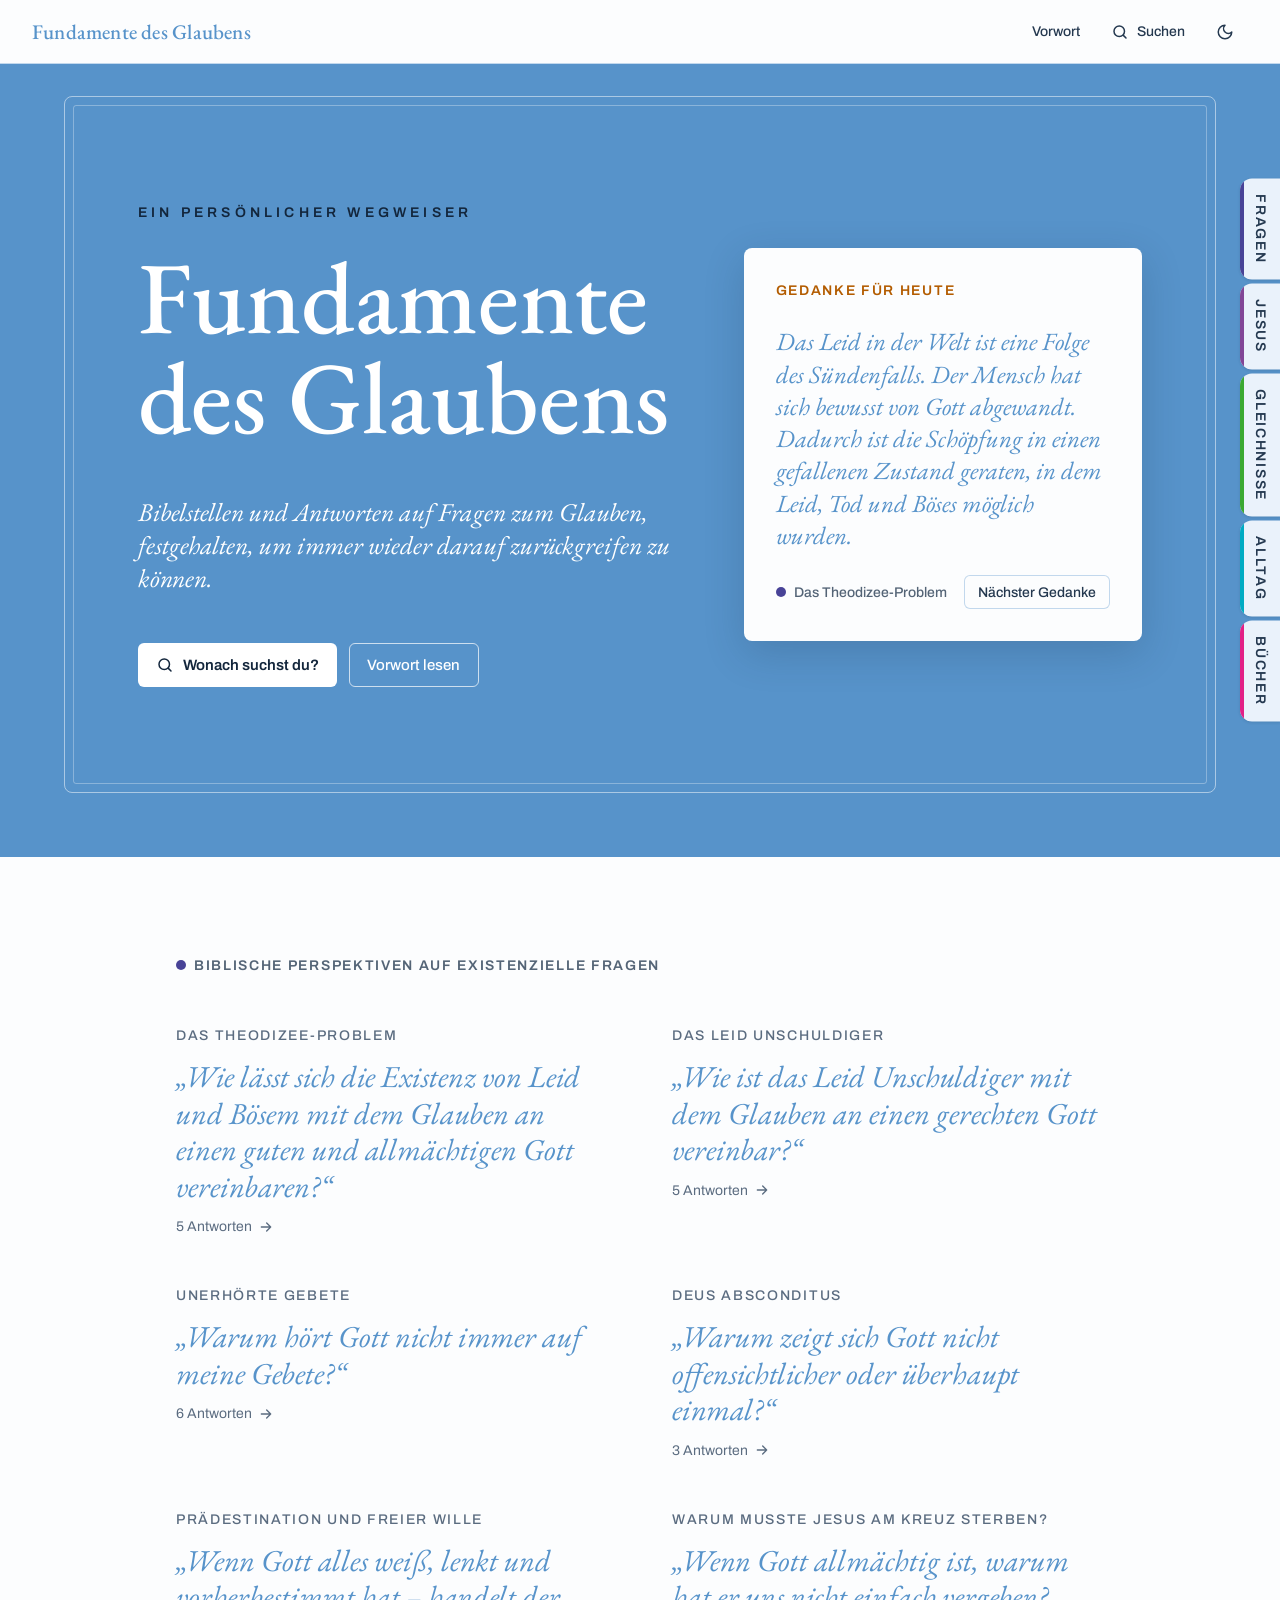
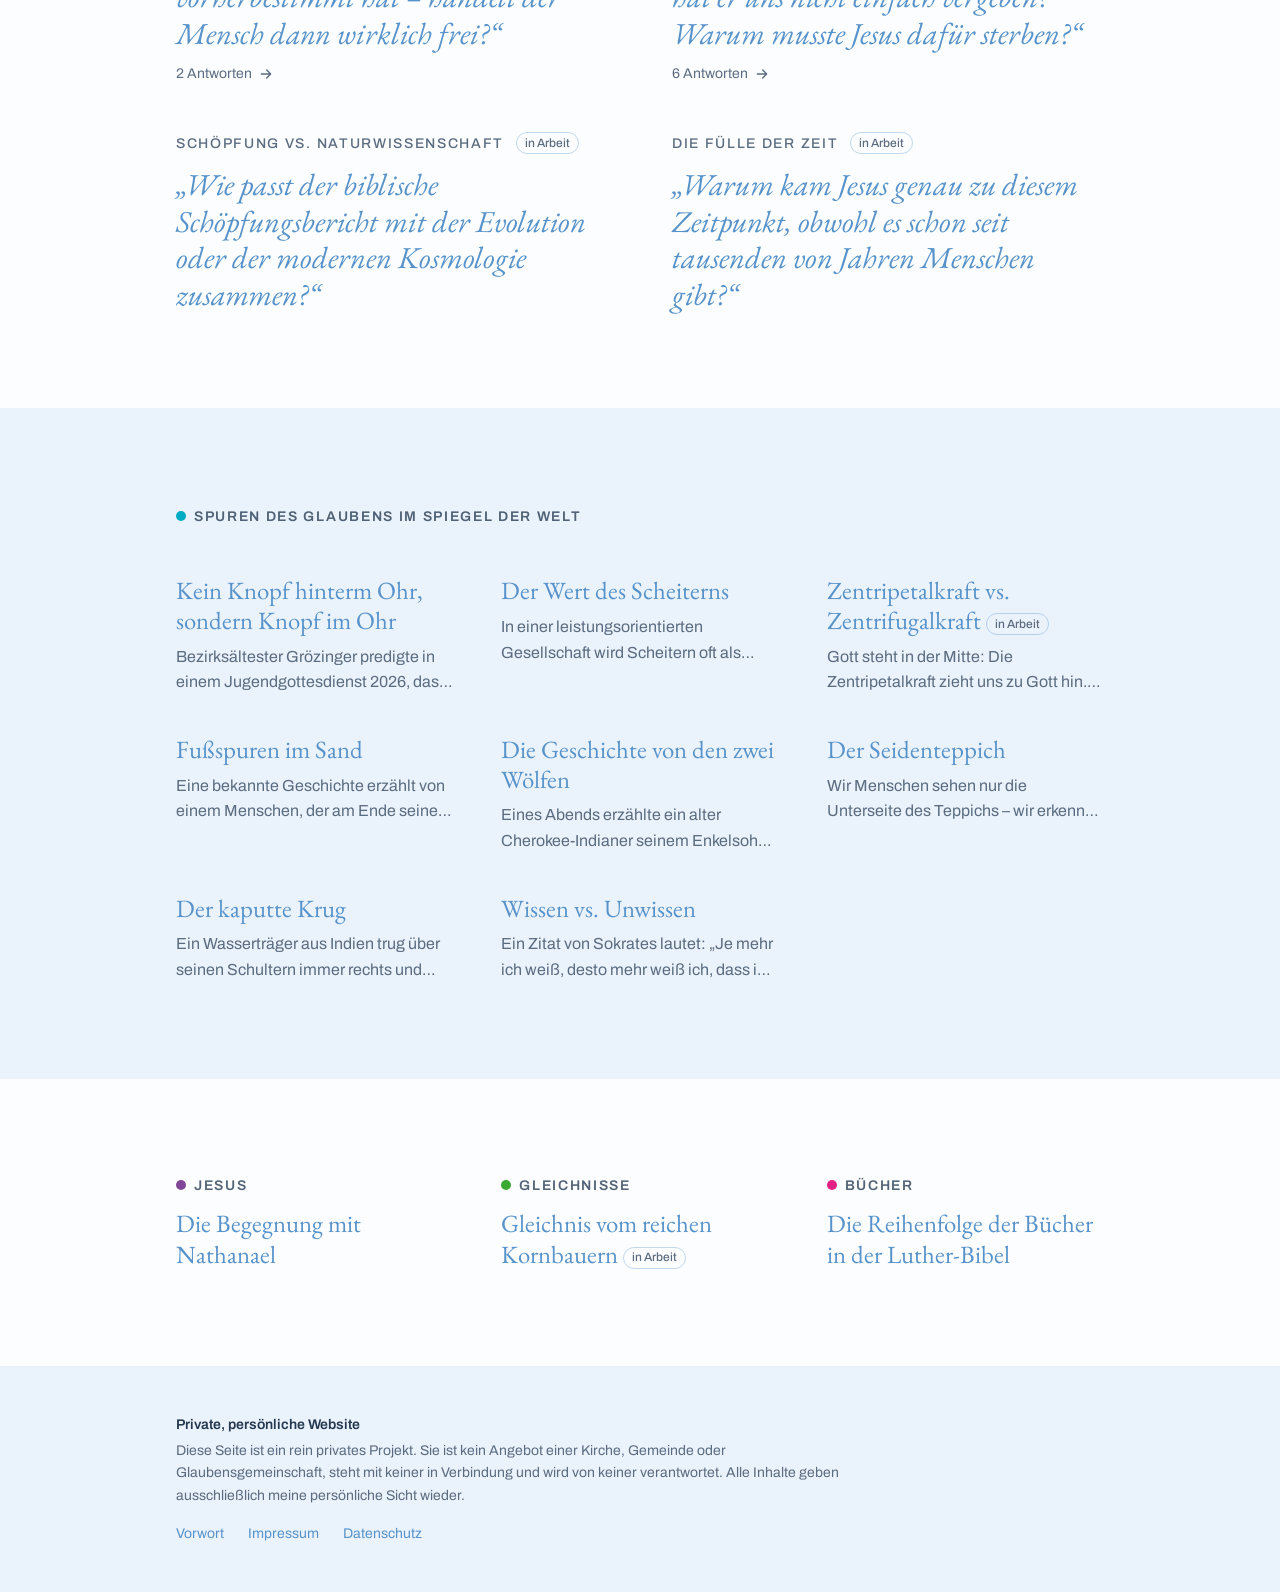
<file: index.html>
<!doctype html>
<html lang="de">
<head>
  <meta charset="utf-8">
  <meta name="viewport" content="width=device-width, initial-scale=1">
  <meta name="referrer" content="no-referrer">
  <meta name="robots" content="noindex,nofollow">
  <meta name="color-scheme" content="light dark">
  <meta name="darkreader-lock">
  <title>Fundamente des Glaubens</title>
  <meta name="description" content="Ein persönlicher Wegweiser: Bibelstellen und Antworten auf Fragen zum Glauben.">
  <link rel="stylesheet" href="assets/style.css">
  <script src="assets/modus.js"></script>
</head>
<body>
  <div id="app"><p class="laden">Inhalte werden geladen …</p></div>
  <!-- Die Inhalte liegen im Ordner "inhalte/". Siehe LIESMICH.md -->
  <script src="assets/app.js"></script>
  <script src="assets/mobil.js"></script>
</body>
</html>
</file>
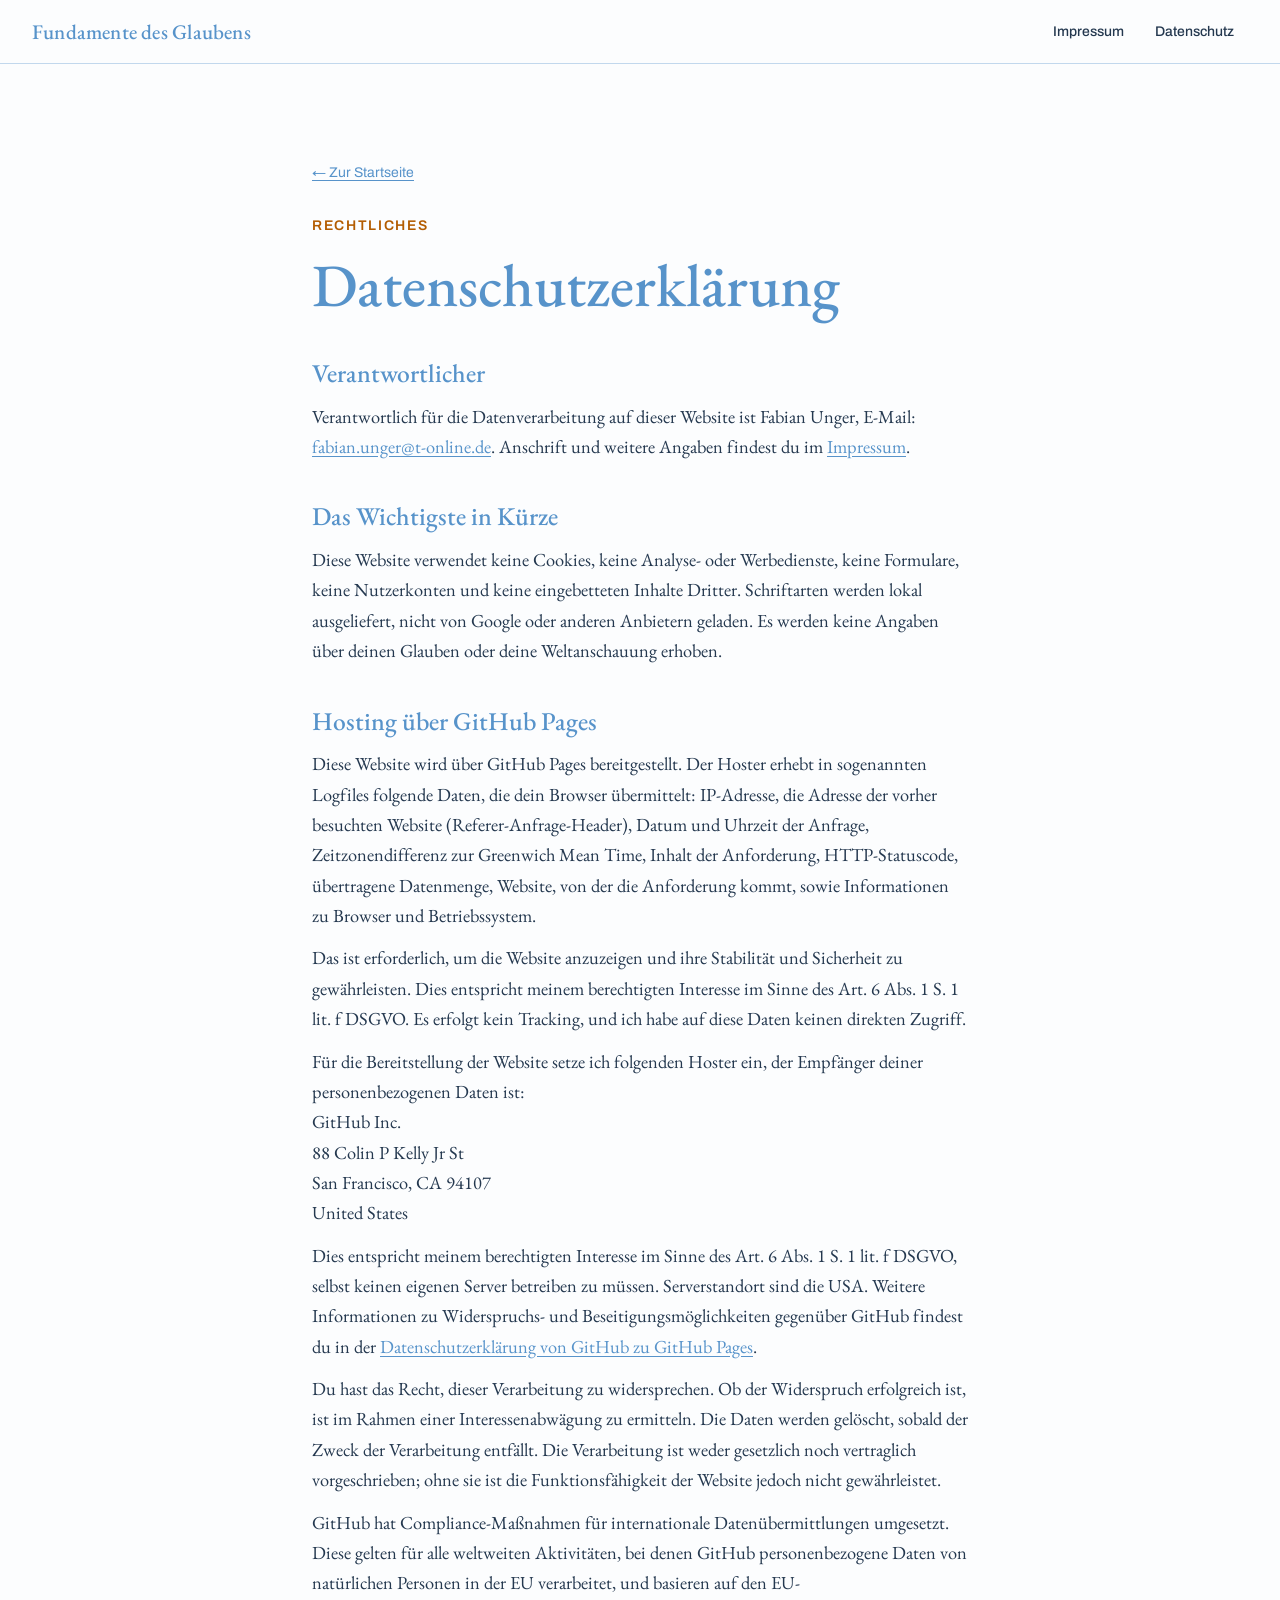
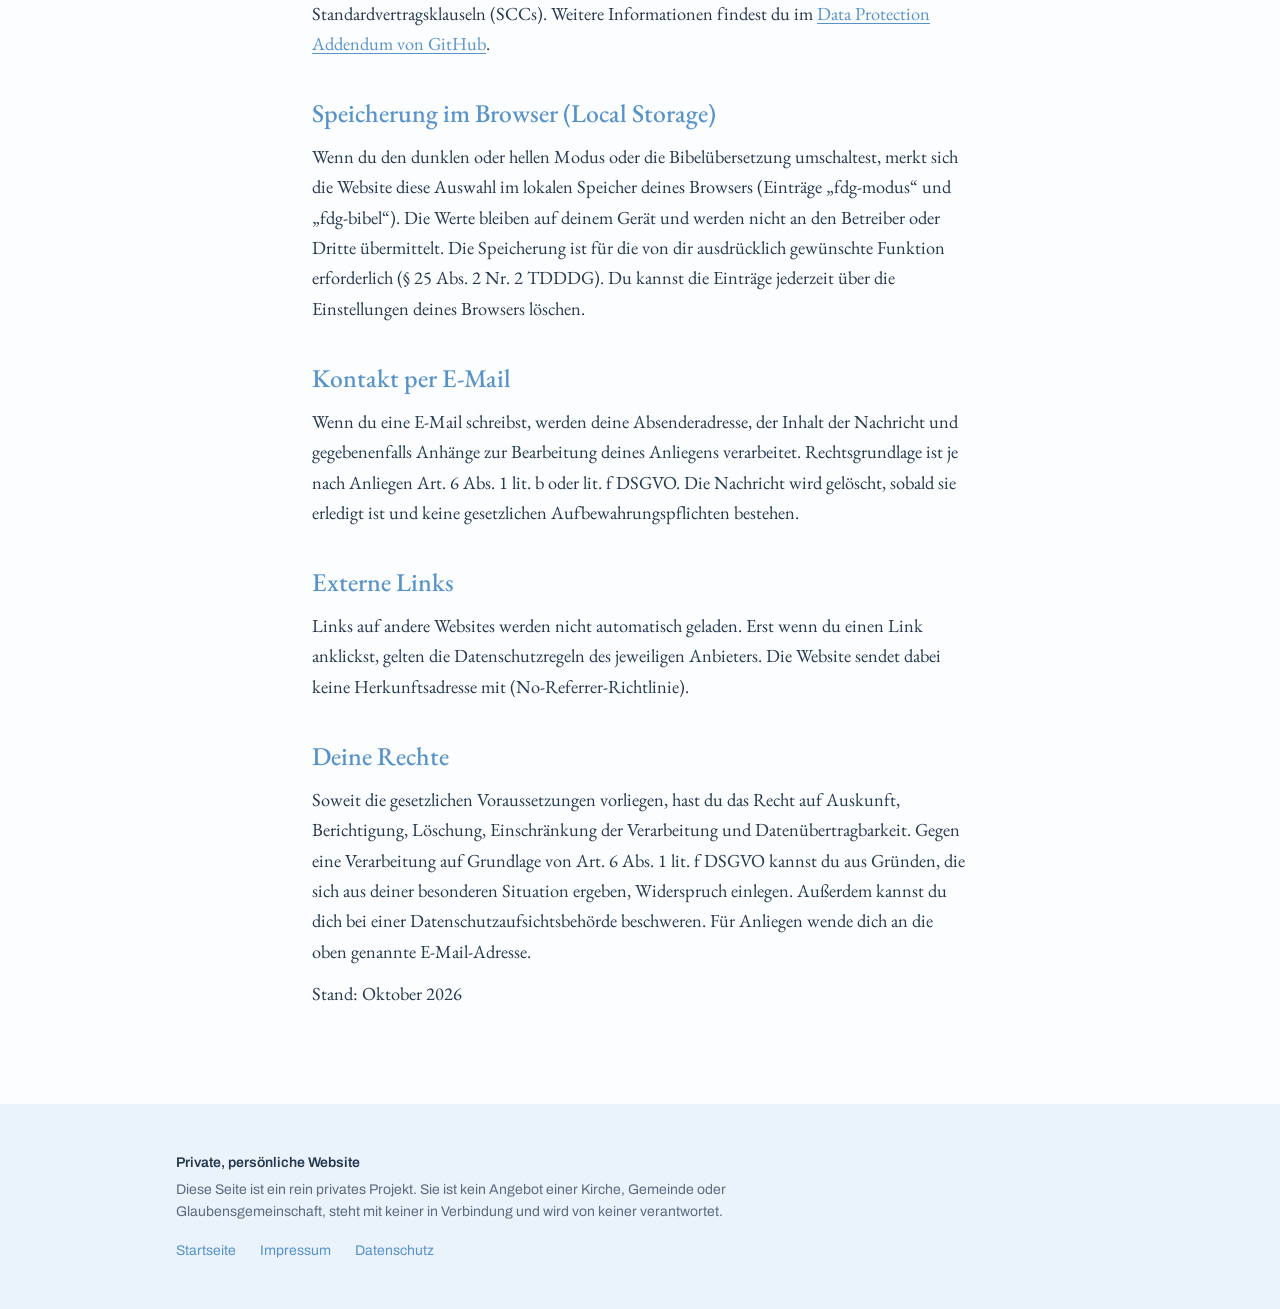
<file: datenschutz.html>
<!doctype html>
<html lang="de">
<head>
  <meta charset="utf-8">
  <meta name="viewport" content="width=device-width, initial-scale=1">
  <meta name="referrer" content="no-referrer">
  <meta name="robots" content="noindex,nofollow">
  <meta name="color-scheme" content="light dark">
  <meta name="darkreader-lock">
  <title>Datenschutzerklärung · Fundamente des Glaubens</title>
  <link rel="stylesheet" href="assets/style.css">
  <script src="assets/modus.js"></script>
</head>
<body>
  <header class="kopf">
    <a class="marke" href="index.html">Fundamente des Glaubens</a>
    <div class="kopf-aktionen">
      <a class="knopf-geist" href="impressum.html">Impressum</a>
      <a class="knopf-geist" href="datenschutz.html">Datenschutz</a>
    </div>
  </header>
  <main class="brief recht"><div class="spalte">
    <a class="zurueck-link" href="index.html">← Zur Startseite</a>
    <p class="label">Rechtliches</p>
    <h1>Datenschutzerklärung</h1>
    <h2>Verantwortlicher</h2>
    <p class="absatz">Verantwortlich für die Datenverarbeitung auf dieser Website ist Fabian Unger, E-Mail: <a href="mailto:fabian.unger@t-online.de">fabian.unger@t-online.de</a>. Anschrift und weitere Angaben findest du im <a href="impressum.html">Impressum</a>.</p>
    <h2>Das Wichtigste in Kürze</h2>
    <p class="absatz">Diese Website verwendet keine Cookies, keine Analyse- oder Werbedienste, keine Formulare, keine Nutzerkonten und keine eingebetteten Inhalte Dritter. Schriftarten werden lokal ausgeliefert, nicht von Google oder anderen Anbietern geladen. Es werden keine Angaben über deinen Glauben oder deine Weltanschauung erhoben.</p>
    <h2>Hosting über GitHub Pages</h2>
    <p class="absatz">Diese Website wird über GitHub Pages bereitgestellt. Der Hoster erhebt in sogenannten Logfiles folgende Daten, die dein Browser übermittelt: IP-Adresse, die Adresse der vorher besuchten Website (Referer-Anfrage-Header), Datum und Uhrzeit der Anfrage, Zeitzonendifferenz zur Greenwich Mean Time, Inhalt der Anforderung, HTTP-Statuscode, übertragene Datenmenge, Website, von der die Anforderung kommt, sowie Informationen zu Browser und Betriebssystem.</p>
    <p class="absatz">Das ist erforderlich, um die Website anzuzeigen und ihre Stabilität und Sicherheit zu gewährleisten. Dies entspricht meinem berechtigten Interesse im Sinne des Art. 6 Abs. 1 S. 1 lit. f DSGVO. Es erfolgt kein Tracking, und ich habe auf diese Daten keinen direkten Zugriff.</p>
    <p class="absatz">Für die Bereitstellung der Website setze ich folgenden Hoster ein, der Empfänger deiner personenbezogenen Daten ist:<br>GitHub Inc.<br>88 Colin P Kelly Jr St<br>San Francisco, CA 94107<br>United States</p>
    <p class="absatz">Dies entspricht meinem berechtigten Interesse im Sinne des Art. 6 Abs. 1 S. 1 lit. f DSGVO, selbst keinen eigenen Server betreiben zu müssen. Serverstandort sind die USA. Weitere Informationen zu Widerspruchs- und Beseitigungsmöglichkeiten gegenüber GitHub findest du in der <a href="https://docs.github.com/en/free-pro-team@latest/github/site-policy/github-privacy-statement#github-pages" target="_blank" rel="noopener noreferrer">Datenschutzerklärung von GitHub zu GitHub Pages</a>.</p>
    <p class="absatz">Du hast das Recht, dieser Verarbeitung zu widersprechen. Ob der Widerspruch erfolgreich ist, ist im Rahmen einer Interessenabwägung zu ermitteln. Die Daten werden gelöscht, sobald der Zweck der Verarbeitung entfällt. Die Verarbeitung ist weder gesetzlich noch vertraglich vorgeschrieben; ohne sie ist die Funktionsfähigkeit der Website jedoch nicht gewährleistet.</p>
    <p class="absatz">GitHub hat Compliance-Maßnahmen für internationale Datenübermittlungen umgesetzt. Diese gelten für alle weltweiten Aktivitäten, bei denen GitHub personenbezogene Daten von natürlichen Personen in der EU verarbeitet, und basieren auf den EU-Standardvertragsklauseln (SCCs). Weitere Informationen findest du im <a href="https://docs.github.com/en/free-pro-team@latest/github/site-policy/github-data-protection-addendum#attachment-1–the-standard-contractual-clauses-processors" target="_blank" rel="noopener noreferrer">Data Protection Addendum von GitHub</a>.</p>

    <h2>Speicherung im Browser (Local Storage)</h2>
    <p class="absatz">Wenn du den dunklen oder hellen Modus oder die Bibelübersetzung umschaltest, merkt sich die Website diese Auswahl im lokalen Speicher deines Browsers (Einträge „fdg-modus“ und „fdg-bibel“). Die Werte bleiben auf deinem Gerät und werden nicht an den Betreiber oder Dritte übermittelt. Die Speicherung ist für die von dir ausdrücklich gewünschte Funktion erforderlich (§ 25 Abs. 2 Nr. 2 TDDDG). Du kannst die Einträge jederzeit über die Einstellungen deines Browsers löschen.</p>
    <h2>Kontakt per E-Mail</h2>
    <p class="absatz">Wenn du eine E-Mail schreibst, werden deine Absenderadresse, der Inhalt der Nachricht und gegebenenfalls Anhänge zur Bearbeitung deines Anliegens verarbeitet. Rechtsgrundlage ist je nach Anliegen Art. 6 Abs. 1 lit. b oder lit. f DSGVO. Die Nachricht wird gelöscht, sobald sie erledigt ist und keine gesetzlichen Aufbewahrungspflichten bestehen.</p>
    <h2>Externe Links</h2>
    <p class="absatz">Links auf andere Websites werden nicht automatisch geladen. Erst wenn du einen Link anklickst, gelten die Datenschutzregeln des jeweiligen Anbieters. Die Website sendet dabei keine Herkunftsadresse mit (No-Referrer-Richtlinie).</p>
    <h2>Deine Rechte</h2>
    <p class="absatz">Soweit die gesetzlichen Voraussetzungen vorliegen, hast du das Recht auf Auskunft, Berichtigung, Löschung, Einschränkung der Verarbeitung und Datenübertragbarkeit. Gegen eine Verarbeitung auf Grundlage von Art. 6 Abs. 1 lit. f DSGVO kannst du aus Gründen, die sich aus deiner besonderen Situation ergeben, Widerspruch einlegen. Außerdem kannst du dich bei einer Datenschutzaufsichtsbehörde beschweren. Für Anliegen wende dich an die oben genannte E-Mail-Adresse.</p>
    <p class="absatz">Stand: Oktober 2026</p>
  </div></main>
  <footer class="fuss"><div class="breit">
    <p><strong>Private, persönliche Website</strong>Diese Seite ist ein rein privates Projekt. Sie ist kein Angebot einer Kirche, Gemeinde oder Glaubensgemeinschaft, steht mit keiner in Verbindung und wird von keiner verantwortet.</p>
    <div class="links"><a href="index.html">Startseite</a><a href="impressum.html">Impressum</a><a href="datenschutz.html">Datenschutz</a></div>
  </div></footer>
</body>
</html>
</file>
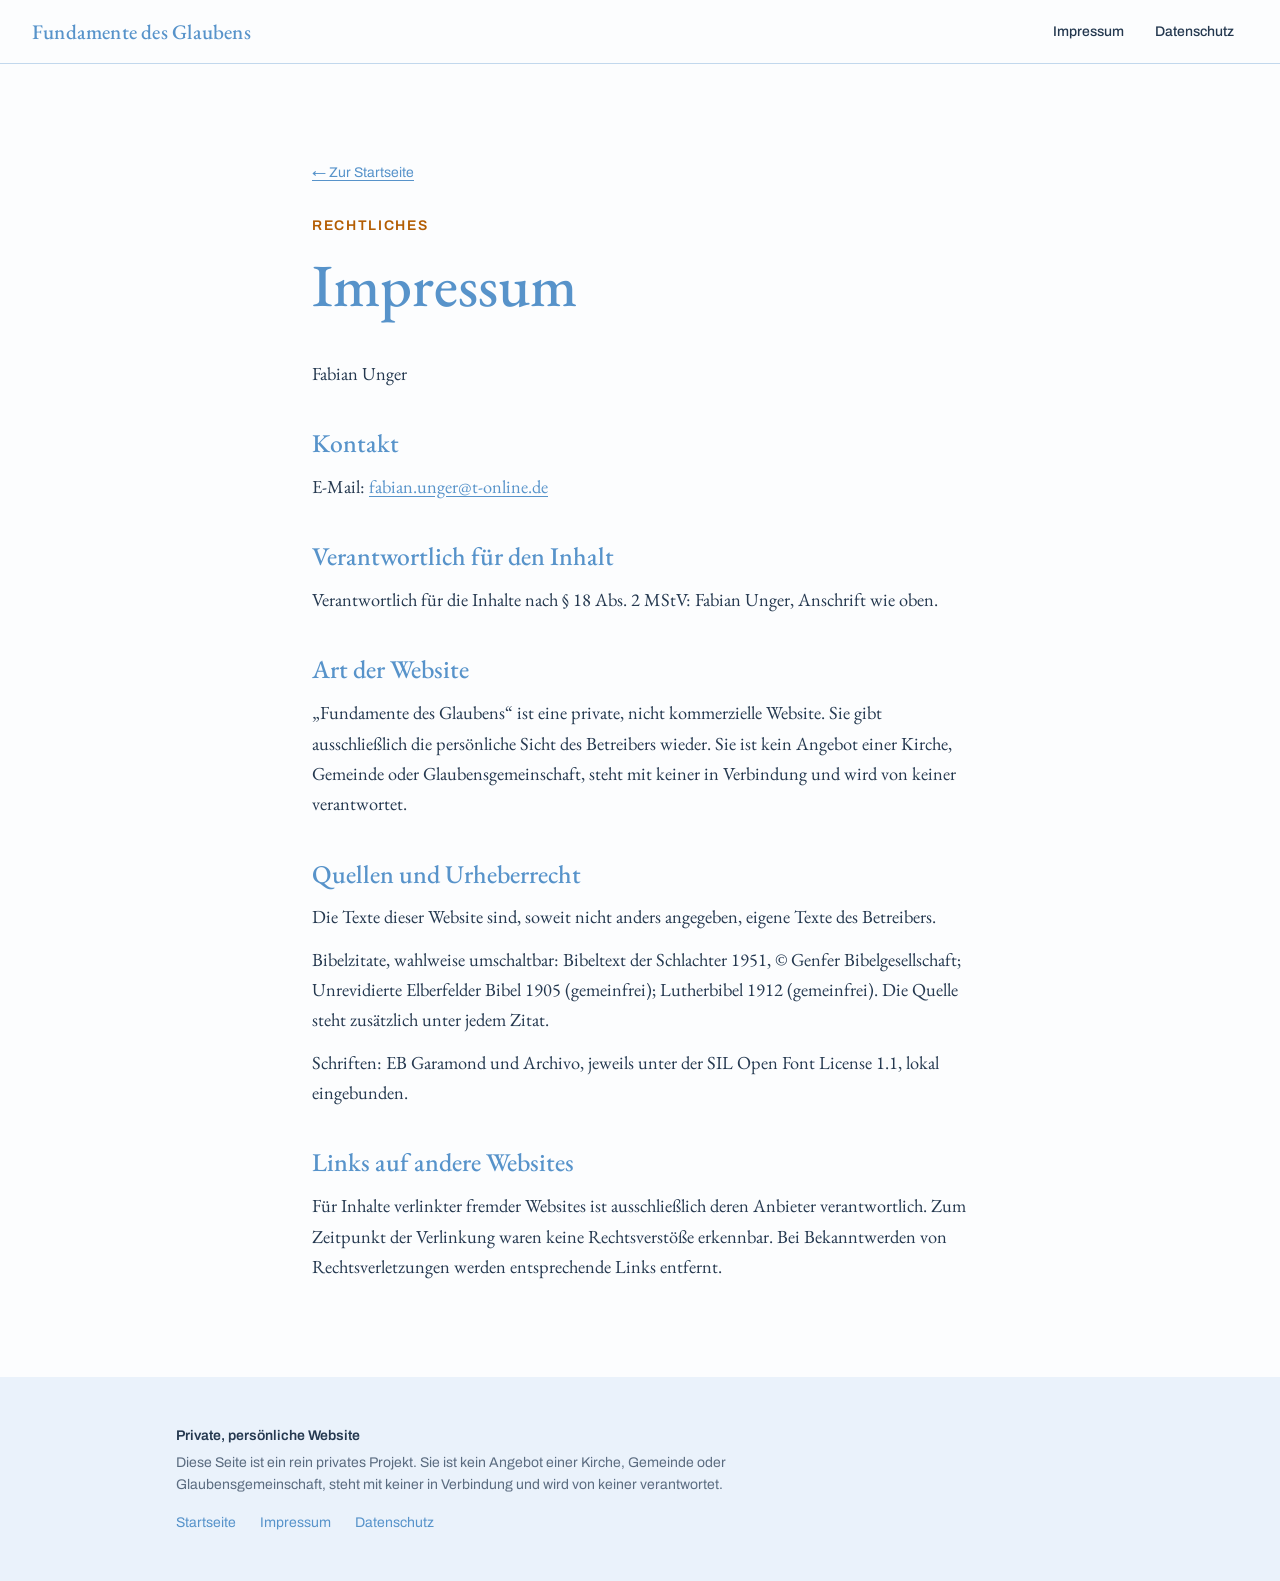
<file: impressum.html>
<!doctype html>
<html lang="de">
<head>
  <meta charset="utf-8">
  <meta name="viewport" content="width=device-width, initial-scale=1">
  <meta name="referrer" content="no-referrer">
  <meta name="robots" content="noindex,nofollow">
  <meta name="color-scheme" content="light dark">
  <meta name="darkreader-lock">
  <title>Impressum · Fundamente des Glaubens</title>
  <link rel="stylesheet" href="assets/style.css">
  <script src="assets/modus.js"></script>
</head>
<body>
  <header class="kopf">
    <a class="marke" href="index.html">Fundamente des Glaubens</a>
    <div class="kopf-aktionen">
      <a class="knopf-geist" href="impressum.html">Impressum</a>
      <a class="knopf-geist" href="datenschutz.html">Datenschutz</a>
    </div>
  </header>
  <main class="brief recht"><div class="spalte">
    <a class="zurueck-link" href="index.html">← Zur Startseite</a>
    <p class="label">Rechtliches</p>
    <h1>Impressum</h1>
    <p class="absatz">Fabian Unger</p>
    <h2>Kontakt</h2>
    <p class="absatz">E-Mail: <a href="mailto:fabian.unger@t-online.de">fabian.unger@t-online.de</a></p>
    <h2>Verantwortlich für den Inhalt</h2>
    <p class="absatz">Verantwortlich für die Inhalte nach § 18 Abs. 2 MStV: Fabian Unger, Anschrift wie oben.</p>
    <h2>Art der Website</h2>
    <p class="absatz">„Fundamente des Glaubens“ ist eine private, nicht kommerzielle Website. Sie gibt ausschließlich die persönliche Sicht des Betreibers wieder. Sie ist kein Angebot einer Kirche, Gemeinde oder Glaubensgemeinschaft, steht mit keiner in Verbindung und wird von keiner verantwortet.</p>
    <h2>Quellen und Urheberrecht</h2>
    <p class="absatz">Die Texte dieser Website sind, soweit nicht anders angegeben, eigene Texte des Betreibers.</p>
    <p class="absatz">Bibelzitate, wahlweise umschaltbar: Bibeltext der Schlachter 1951, © Genfer Bibelgesellschaft; Unrevidierte Elberfelder Bibel 1905 (gemeinfrei); Lutherbibel 1912 (gemeinfrei). Die Quelle steht zusätzlich unter jedem Zitat.</p>
    <p class="absatz">Schriften: EB Garamond und Archivo, jeweils unter der SIL Open Font License 1.1, lokal eingebunden.</p>
    <h2>Links auf andere Websites</h2>
    <p class="absatz">Für Inhalte verlinkter fremder Websites ist ausschließlich deren Anbieter verantwortlich. Zum Zeitpunkt der Verlinkung waren keine Rechtsverstöße erkennbar. Bei Bekanntwerden von Rechtsverletzungen werden entsprechende Links entfernt.</p>
  </div></main>
  <footer class="fuss"><div class="breit">
    <p><strong>Private, persönliche Website</strong>Diese Seite ist ein rein privates Projekt. Sie ist kein Angebot einer Kirche, Gemeinde oder Glaubensgemeinschaft, steht mit keiner in Verbindung und wird von keiner verantwortet.</p>
    <div class="links"><a href="index.html">Startseite</a><a href="impressum.html">Impressum</a><a href="datenschutz.html">Datenschutz</a></div>
  </div></footer>
</body>
</html>
</file>
<file: assets/style.css>
@charset "UTF-8";
/* =========================================================
   Fundamente des Glaubens – Gestaltung
   Farben und Schriften zentral hier ändern.
   Schriften liegen lokal in assets/schriften/ (keine Verbindung zu Google).
   ========================================================= */
@font-face { font-family: "EB Garamond"; src: url("schriften/eb-garamond.woff2") format("woff2"); font-weight: 400 500; font-style: normal; font-display: swap; }
@font-face { font-family: "EB Garamond"; src: url("schriften/eb-garamond-kursiv.woff2") format("woff2"); font-weight: 400; font-style: italic; font-display: swap; }
@font-face { font-family: "Archivo"; src: url("schriften/archivo.woff2") format("woff2"); font-weight: 400 600; font-style: normal; font-display: swap; }
:root {
  color-scheme: only light;  /* "only": Browser darf die Seite nicht selbst umfärben */
  --blau: #5793CA;            /* Hauptfarbe: Überschriften, Fragen, Links, Einband */
  --einband: #5793CA;         /* Hintergrund der Startseite */
  --einband-schrift: #ffffff; /* große Schrift auf dem Einband */
  --einband-label: #13263C;   /* kleine Schrift auf dem Einband */
  --text: #24384F;            /* Lesetext */
  --gedaempft: #5B6C80;       /* Nebentexte */
  --hintergrund: #FCFDFE;
  --flaeche: #EAF2FB;         /* Bibelzitate, Bänder */
  --orange: #EE8400;          /* Lesebändchen, Sterne */
  --orange-text: #B35C00;     /* kleine orange Schrift */
  --rand: rgba(87, 147, 202, 0.35);
  --schatten: 0 12px 40px rgba(19, 38, 60, 0.18);

  --serif: "EB Garamond", Georgia, "Times New Roman", serif;
  --sans: "Archivo", system-ui, -apple-system, "Segoe UI", sans-serif;
  --radius: 6px;
  --spalte: 44rem;
  --breit: 64rem;
  --dauer: 320ms;
  --kurve: cubic-bezier(0.32, 0.72, 0, 1);
}
.dark {
  color-scheme: only dark;
  --blau: #7FB2E2;
  --einband: #2D5A86;
  --einband-label: #F2F6FA;
  --text: #E2E9F1;
  --gedaempft: #9FAFC0;
  --hintergrund: #0F1823;
  --flaeche: #1A2636;
  --orange-text: #F3A24C;
  --rand: rgba(127, 178, 226, 0.35);
  --schatten: 0 12px 40px rgba(0, 0, 0, 0.45);
}

* { box-sizing: border-box; }
html { scroll-padding-top: 88px; }
body {
  margin: 0;
  background: var(--hintergrund);
  color: var(--text);
  font-family: var(--sans);
  font-size: 16px;
  line-height: 1.5;
  -webkit-font-smoothing: antialiased;
}
a { color: inherit; text-decoration: none; }
button { font: inherit; color: inherit; background: none; border: 0; padding: 0; cursor: pointer; }
:focus-visible { outline: 2px solid var(--blau); outline-offset: 3px; border-radius: 4px; }
.laden { padding: 4rem; font-family: var(--serif); font-size: 1.5rem; color: var(--gedaempft); }

/* ---------- Kopfleiste (immer hell, unabhängig vom Einband) ---------- */
.kopf {
  position: sticky; top: 0; z-index: 40;
  display: flex; align-items: center; justify-content: space-between; gap: 1rem;
  height: 64px; padding: 0 2rem;
  background: color-mix(in srgb, var(--hintergrund) 92%, transparent);
  backdrop-filter: blur(10px);
  border-bottom: 1px solid var(--rand);
}
.marke { font-family: var(--serif); font-size: 1.3rem; font-weight: 500; color: var(--blau); letter-spacing: 0.01em; }
.kopf-aktionen { display: flex; align-items: center; gap: 0.25rem; }
.knopf-geist {
  display: inline-flex; align-items: center; gap: 0.5rem;
  height: 40px; padding: 0 0.85rem; border-radius: var(--radius);
  font-size: 14px; font-weight: 500; color: var(--text);
  transition: background var(--dauer) var(--kurve);
}
.knopf-geist:hover { background: var(--flaeche); }
.knopf-geist svg { width: 18px; height: 18px; }
.nur-mobil { display: none; }
@media (max-width: 1023px) { .nur-mobil { display: inline-flex; } .nur-breit { display: none; } .kopf { padding: 0 1rem; } }

/* ---------- Daumenregister ---------- */
.register {
  position: fixed; right: 0; top: 50%; transform: translateY(-50%); z-index: 30;
  display: flex; flex-direction: column; align-items: flex-end; gap: 4px;
}
.reiter {
  position: relative; overflow: hidden;
  display: flex; justify-content: center;
  width: 40px; padding: 1rem 0;
  border-radius: 12px 0 0 12px;
  background: var(--flaeche); color: var(--text);
  box-shadow: 0 1px 3px rgba(19, 38, 60, 0.15);
  font-size: 14px; font-weight: 600; letter-spacing: 0.12em; text-transform: uppercase;
  transition: width var(--dauer) var(--kurve), background var(--dauer) var(--kurve);
}
.reiter span:last-child { writing-mode: vertical-rl; }
.reiter .kante { position: absolute; inset: 0 auto 0 0; width: 4px; background: var(--kapitel); }
.reiter:hover { width: 48px; }
.reiter.aktiv { width: 56px; background: var(--blau); color: var(--einband-label); }
@media (max-width: 1023px) { .register { display: none; } }

/* ---------- Allgemein ---------- */
.breit { max-width: var(--breit); margin: 0 auto; padding: 0 3rem; }
.spalte { max-width: var(--spalte); margin: 0 auto; padding: 0 1.5rem; position: relative; }
@media (max-width: 767px) { .breit { padding: 0 1.5rem; } }
.label { font-size: 14px; font-weight: 600; letter-spacing: 0.12em; text-transform: uppercase; color: var(--orange-text); margin: 0; }
.kapitelmarke {
  display: inline-flex; align-items: center; gap: 0.5rem;
  font-size: 14px; font-weight: 600; letter-spacing: 0.12em; text-transform: uppercase;
  color: color-mix(in srgb, var(--text) 78%, transparent);
}
.kapitelmarke::before { content: ""; width: 10px; height: 10px; border-radius: 50%; background: var(--kapitel); flex: none; }
.marke-klein { font-size: 14px; font-weight: 500; letter-spacing: 0; text-transform: none; }
.abzeichen {
  display: inline-flex; align-items: center; height: 22px; padding: 0 0.5rem;
  border: 1px solid var(--rand); border-radius: 999px;
  font-family: var(--sans); font-size: 12px; font-weight: 500; letter-spacing: 0; text-transform: none; color: var(--gedaempft);
  vertical-align: middle;
}
.seite { animation: einblenden 520ms var(--kurve) both; }
@keyframes einblenden { from { opacity: 0; transform: translateY(8px); } to { opacity: 1; transform: none; } }
@media (prefers-reduced-motion: reduce) { .seite, .glanz { animation: none !important; } }

/* ---------- Einband (Startseite) ---------- */
.einband { background: var(--einband); padding: 2rem 3rem 4rem; }
.einband-rahmen { max-width: 72rem; margin: 0 auto; padding: 8px; border: 1px solid rgba(255,255,255,0.5); border-radius: 8px; }
.einband-innen {
  display: grid; grid-template-columns: 1.4fr 1fr; gap: 3rem; align-items: center;
  padding: 6rem 4rem; border: 1px solid rgba(255,255,255,0.3); border-radius: 3px;
}
.einband .label { color: var(--einband-label); letter-spacing: 0.3em; }
.titel {
  margin: 1.5rem 0 0; font-family: var(--serif); font-weight: 500; line-height: 0.98;
  font-size: clamp(3.5rem, 8vw, 7.5rem); color: var(--einband-schrift);
}
.glanz {
  background-image: linear-gradient(105deg, #fff 0%, #fff 42%, #cfe3f6 50%, #fff 58%, #fff 100%);
  background-size: 250% 100%; background-position: 100% 0;
  -webkit-background-clip: text; background-clip: text; color: transparent;
  animation: glanz 9s cubic-bezier(0.45, 0, 0.2, 1) 0.6s infinite;
}
@keyframes glanz { 0% { background-position: 100% 0; } 22%, 100% { background-position: 0% 0; } }
.untertitel { margin: 3rem 0 0; max-width: 34rem; font-family: var(--serif); font-style: italic; font-size: 1.6rem; line-height: 1.3; color: var(--einband-schrift); }
.einband-knoepfe { display: flex; flex-wrap: wrap; gap: 0.75rem; margin-top: 3rem; }
.knopf-hell {
  display: inline-flex; align-items: center; gap: 0.6rem; height: 44px; padding: 0 1.1rem;
  border-radius: var(--radius); background: #fff; color: #13263C; font-size: 15px; font-weight: 600;
  transition: transform 160ms var(--kurve), background var(--dauer);
}
.knopf-hell:hover { background: #F1F6FC; }
.knopf-hell:active { transform: translateY(1px); }
.knopf-hell svg { width: 18px; height: 18px; }
.knopf-umriss {
  display: inline-flex; align-items: center; height: 44px; padding: 0 1.1rem; border-radius: var(--radius);
  border: 1px solid rgba(255,255,255,0.7); color: #fff; font-size: 15px; font-weight: 500;
  transition: background var(--dauer);
}
.knopf-umriss:hover { background: rgba(255,255,255,0.15); }
.gedanke {
  display: flex; flex-direction: column; gap: 1.5rem; padding: 2rem;
  background: var(--hintergrund); color: var(--text); border-radius: 8px; box-shadow: var(--schatten);
}
.gedanke-text { margin: 0; font-family: var(--serif); font-style: italic; font-size: 1.55rem; line-height: 1.3; color: var(--blau); }
.gedanke-fuss { display: flex; align-items: center; justify-content: space-between; gap: 1rem; }
.knopf-klein {
  height: 34px; padding: 0 0.8rem; border: 1px solid var(--rand); border-radius: var(--radius);
  font-size: 14px; font-weight: 500; color: var(--text); background: var(--hintergrund); transition: background var(--dauer);
}
.knopf-klein:hover { background: var(--flaeche); }
@media (max-width: 1023px) {
  .einband { padding: 1rem 1rem 3rem; }
  .einband-innen { grid-template-columns: 1fr; padding: 4rem 1.75rem; }
  .gedanke { display: none; }
}

/* ---------- Startseite: Bereiche ---------- */
.bereich { padding: 6rem 0; }
.bereich.getoent { background: var(--flaeche); }
.raster { display: grid; gap: 3rem 4rem; margin-top: 3rem; }
.raster-2 { grid-template-columns: repeat(2, 1fr); }
.raster-3 { grid-template-columns: repeat(3, 1fr); gap: 2.5rem 3rem; }
@media (max-width: 1023px) { .raster-3 { grid-template-columns: repeat(2, 1fr); } }
@media (max-width: 767px) { .raster-2, .raster-3 { grid-template-columns: 1fr; } .bereich { padding: 4rem 0; } }
.frage-eintrag { display: flex; flex-direction: column; gap: 0.75rem; }
.frage-eintrag .oben { display: flex; flex-wrap: wrap; align-items: center; gap: 0.75rem; font-size: 14px; font-weight: 500; letter-spacing: 0.12em; text-transform: uppercase; color: var(--gedaempft); }
.frage-text { font-family: var(--serif); font-style: italic; font-size: 1.9rem; line-height: 1.2; color: var(--blau); transition: color var(--dauer); }
.frage-eintrag:hover .frage-text, .anriss:hover .anriss-titel, .liste-eintrag:hover { color: var(--orange-text); }
.mehr { display: inline-flex; align-items: center; gap: 0.4rem; font-size: 14px; color: var(--gedaempft); }
.mehr svg { width: 16px; height: 16px; transition: transform var(--dauer) var(--kurve); }
.frage-eintrag:hover .mehr svg { transform: translateX(4px); }
.anriss { display: flex; flex-direction: column; gap: 0.5rem; }
.anriss-titel { font-family: var(--serif); font-size: 1.55rem; line-height: 1.2; color: var(--blau); transition: color var(--dauer); }
.anriss-text {
  font-size: 16px; line-height: 1.6; color: var(--gedaempft);
  display: -webkit-box; -webkit-line-clamp: 2; -webkit-box-orient: vertical; overflow: hidden;
}
.spalten-3 { display: grid; grid-template-columns: repeat(3, 1fr); gap: 3rem; }
@media (max-width: 767px) { .spalten-3 { grid-template-columns: 1fr; } }
.liste { display: flex; flex-direction: column; gap: 0.75rem; }
.liste-eintrag { font-family: var(--serif); font-size: 1.55rem; line-height: 1.25; color: var(--blau); transition: color var(--dauer); }

/* ---------- Themen-Seite ---------- */
.artikel { padding: 5rem 0 6rem; }
.artikel h1 { margin: 1rem 0 0; font-family: var(--serif); font-weight: 500; font-size: clamp(2.6rem, 5vw, 3.75rem); line-height: 1.1; color: var(--blau); }
.leitfrage { margin: 1.5rem 0 0; font-family: var(--serif); font-style: italic; font-size: 1.9rem; line-height: 1.3; color: color-mix(in srgb, var(--text) 82%, transparent); }
.inhalt-kasten { margin-top: 3rem; padding: 1.5rem; border-radius: 8px; background: var(--flaeche); display: flex; flex-direction: column; gap: 1.25rem; }
.inhalt-kasten .zeile { display: flex; flex-wrap: wrap; align-items: center; justify-content: space-between; gap: 1rem; }
.umschalter { display: inline-flex; border: 1px solid var(--rand); border-radius: var(--radius); overflow: hidden; background: var(--hintergrund); }
.umschalter button { height: 34px; padding: 0 0.8rem; font-size: 14px; color: var(--text); }
.umschalter button + button { border-left: 1px solid var(--rand); }
.umschalter button[aria-pressed="true"] { background: var(--flaeche); font-weight: 500; }
.sprungliste { list-style: none; margin: 0; padding: 0; display: flex; flex-direction: column; gap: 0.4rem; }
.sprungliste button { text-align: left; font-family: var(--serif); font-size: 1.25rem; color: var(--blau); transition: color var(--dauer); }
.sprungliste button:hover { color: var(--orange-text); }
.fluss { display: flex; flex-direction: column; gap: 1.5rem; }
.abschnitte { display: flex; flex-direction: column; gap: 4rem; margin-top: 4rem; }
.abschnitte.kurz { gap: 2.5rem; margin-top: 3rem; }
.abschnitt { display: flex; flex-direction: column; gap: 1.5rem; }
.abschnitt h2 { margin: 0; font-family: var(--serif); font-weight: 500; font-size: 2.25rem; line-height: 1.15; color: var(--blau); }
.abschnitte.kurz h2 { font-size: 1.6rem; }
.einleitung { margin-top: 3rem; }
.absatz { margin: 0; font-family: var(--serif); font-size: 1.25rem; line-height: 1.65; }
.absatz strong { font-weight: 500; color: var(--blau); }
.bibel { margin: 0; padding: 1.5rem 2rem; border-radius: 8px; background: var(--flaeche); }
.bibel figcaption { font-size: 14px; font-weight: 600; letter-spacing: 0.12em; text-transform: uppercase; color: var(--orange-text); }
.bibel blockquote { margin: 0.75rem 0 0; font-family: var(--serif); font-size: 1.25rem; line-height: 1.6; }
.vers { font-family: var(--sans); font-size: 13px; font-weight: 600; color: var(--orange-text); margin-right: 0.25rem; vertical-align: super; line-height: 0; }
.kern { padding: 1.5rem 2rem; border: 1px solid var(--rand); border-radius: 8px; background: var(--hintergrund); }
.kern p:last-child { margin: 0.5rem 0 0; font-family: var(--serif); font-style: italic; font-size: 1.5rem; line-height: 1.35; color: var(--blau); }
.geschichte { display: flex; flex-direction: column; gap: 0.75rem; padding: 0.25rem 0 0.25rem 1.5rem; border-left: 2px solid color-mix(in srgb, var(--orange) 55%, transparent); font-family: var(--serif); font-style: italic; font-size: 1.25rem; line-height: 1.6; }
.geschichte p { margin: 0; }
.gedicht { display: grid; grid-template-columns: repeat(2, 1fr); gap: 2rem; font-family: var(--serif); font-size: 1.25rem; line-height: 1.6; }
.gedicht p { margin: 0; }
.gedicht p:nth-child(even) { padding-left: 1.5rem; }
@media (max-width: 767px) { .gedicht { grid-template-columns: 1fr; } .bibel, .kern { padding: 1.25rem 1.25rem; } }
.leer { margin-top: 4rem; padding: 3rem; border-radius: 8px; background: var(--flaeche); text-align: center; }
.leer strong { display: block; font-family: var(--serif); font-size: 1.6rem; font-weight: 500; color: var(--blau); }
.leer span { color: var(--gedaempft); }
.blaettern { display: grid; grid-template-columns: 1fr 1fr; gap: 1rem; margin-top: 6rem; }
.blaettern a { display: flex; flex-direction: column; gap: 0.25rem; padding: 1.5rem; border-radius: 8px; background: var(--flaeche); transition: background var(--dauer); }
.blaettern a:hover { background: color-mix(in srgb, var(--blau) 18%, var(--hintergrund)); }
.blaettern .richtung { font-size: 14px; color: var(--gedaempft); }
.blaettern .ziel { font-family: var(--serif); font-size: 1.25rem; color: var(--blau); }
.blaettern .weiter { text-align: right; grid-column: 2; }
@media (max-width: 767px) { .blaettern { grid-template-columns: 1fr; } .blaettern .weiter { grid-column: 1; } }

/* Lesebändchen */
.band-halter { position: sticky; top: 64px; height: 0; z-index: 10; }
.band {
  position: absolute; left: -4rem; top: 0; width: 16px; background: var(--orange);
  clip-path: polygon(0 0, 100% 0, 100% 100%, 50% calc(100% - 10px), 0 100%);
  transition: height 120ms linear;
}
@media (max-width: 1023px) { .band-halter { display: none; } }

/* Bibelstellen im Text */
.stelle { color: var(--blau); text-decoration: underline; text-decoration-color: color-mix(in srgb, var(--orange) 60%, transparent); text-underline-offset: 4px; text-decoration-thickness: 1px; cursor: pointer; }
.stelle:hover { text-decoration-color: var(--orange); }
.blase {
  position: absolute; z-index: 60; width: min(22rem, calc(100vw - 2rem)); padding: 1.25rem;
  background: var(--hintergrund); border: 1px solid var(--rand); border-radius: 8px; box-shadow: var(--schatten);
  animation: einblenden 200ms var(--kurve) both;
}
.blase .label { margin-bottom: 0.5rem; }
.blase p { margin: 0 0 0.5rem; font-family: var(--serif); font-size: 1.15rem; line-height: 1.4; }

/* Vorwort-Seite */
.brief { padding: 6rem 0; }
.brief h1 { margin: 1rem 0 2.5rem; font-family: var(--serif); font-weight: 500; font-size: clamp(2.6rem, 5vw, 3.75rem); line-height: 1.1; color: var(--blau); }
.brief .absatz:first-of-type::first-letter { float: left; font-size: 4.2rem; line-height: 0.9; padding: 0.35rem 0.5rem 0 0; color: var(--blau); }
.brief-fuss { margin-top: 3rem; }
.knopf-blau { display: inline-flex; align-items: center; gap: 0.5rem; height: 44px; padding: 0 1.1rem; border-radius: var(--radius); background: var(--flaeche); color: var(--blau); font-weight: 600; font-size: 15px; transition: background var(--dauer); }
.knopf-blau:hover { background: color-mix(in srgb, var(--blau) 18%, var(--hintergrund)); }

/* Suche */
.schleier { position: fixed; inset: 0; z-index: 70; background: rgba(15, 24, 35, 0.45); display: flex; justify-content: center; align-items: flex-start; padding: 12vh 1rem 1rem; animation: einblenden 160ms ease both; }
.suche { width: min(40rem, 100%); max-height: 70vh; display: flex; flex-direction: column; background: var(--hintergrund); border-radius: 10px; box-shadow: var(--schatten); overflow: hidden; }
.suche input { height: 56px; padding: 0 1.25rem; border: 0; border-bottom: 1px solid var(--rand); background: transparent; color: var(--text); font: inherit; font-size: 17px; outline: none; }
.treffer { overflow-y: auto; padding: 0.5rem; }
.treffer a { display: flex; flex-direction: column; gap: 0.1rem; padding: 0.7rem 0.85rem; border-radius: var(--radius); }
.treffer a.markiert, .treffer a:hover { background: var(--flaeche); }
.treffer .t1 { font-weight: 500; }
.treffer .t2 { font-size: 14px; color: var(--gedaempft); overflow: hidden; text-overflow: ellipsis; white-space: nowrap; }
.treffer .gruppe { padding: 0.75rem 0.85rem 0.25rem; font-size: 13px; font-weight: 600; letter-spacing: 0.1em; text-transform: uppercase; color: var(--gedaempft); }
.treffer .nichts { padding: 1.5rem; text-align: center; color: var(--gedaempft); }

/* Mobiles Menü */
.menue { position: fixed; inset: 0 0 0 auto; z-index: 70; width: min(22rem, 88vw); padding: 1.5rem; overflow-y: auto; background: var(--hintergrund); box-shadow: var(--schatten); animation: hereinschieben 280ms var(--kurve) both; }
@keyframes hereinschieben { from { transform: translateX(100%); } to { transform: none; } }
.menue h2 { margin: 0 0 1.5rem; font-family: var(--serif); font-weight: 500; font-size: 1.75rem; color: var(--blau); }
.menue nav { display: flex; flex-direction: column; gap: 1.5rem; }
.menue .gruppe { display: flex; flex-direction: column; gap: 0.5rem; }
.menue a.eintrag { font-family: var(--serif); font-size: 1.15rem; line-height: 1.3; }
.menue a.eintrag.aktiv { color: var(--blau); text-decoration: underline; text-decoration-color: var(--orange); text-underline-offset: 4px; }
.menue .schliessen { position: absolute; top: 1rem; right: 1rem; }

/* Fuß */
.fuss { background: var(--flaeche); padding: 3rem 0; position: relative; z-index: 20; }
.fuss p { margin: 0; max-width: 42rem; font-size: 14px; line-height: 1.6; color: var(--gedaempft); }
.fuss p strong { display: block; margin-bottom: 0.25rem; color: var(--text); }
.fuss .links { margin-top: 1rem; display: flex; gap: 1.5rem; font-size: 14px; }
.fuss .links a { color: var(--blau); }

.gedanke .label { color: var(--orange-text); letter-spacing: 0.12em; }
.gedanke .knopf-klein { white-space: nowrap; flex: none; }
.blase .label { font-family: var(--sans); font-size: 14px; }
.blase { max-height: min(70vh, 34rem); overflow-y: auto; }
@media (max-width: 480px) { .marke { font-size: 1.1rem; white-space: nowrap; } }

/* Rechtsseiten */
.recht h2 { margin: 2.5rem 0 0.75rem; font-family: var(--serif); font-weight: 500; font-size: 1.6rem; line-height: 1.2; color: var(--blau); }
.recht .absatz { font-size: 1.15rem; }
.recht .absatz + .absatz { margin-top: 0.75rem; }
.recht a { color: var(--blau); text-decoration: underline; text-underline-offset: 3px; }
.platzhalter { margin: 0.75rem 0 0; padding: 0.75rem 1rem; border-left: 3px solid var(--orange); background: color-mix(in srgb, var(--orange) 10%, var(--hintergrund)); font-size: 15px; }
.zurueck-link { display: inline-block; margin-bottom: 2rem; font-size: 14px; color: var(--gedaempft); }
.zurueck-link:hover { color: var(--blau); }

/* Bibelübersetzung umschalten */
.bibel-kopf { display: flex; flex-wrap: wrap; align-items: center; justify-content: space-between; gap: 0.75rem; }
.wechsler { display: inline-flex; flex-wrap: wrap; border: 1px solid var(--rand); border-radius: 999px; overflow: hidden; background: var(--hintergrund); }
.wechsler button { height: 30px; padding: 0 0.75rem; font-size: 13px; font-weight: 500; color: var(--gedaempft); transition: background var(--dauer), color var(--dauer); }
.wechsler button + button { border-left: 1px solid var(--rand); }
.wechsler button:hover { color: var(--text); }
.wechsler button[aria-pressed="true"] { background: var(--blau); color: #fff; }
.bibel-quelle { margin: 0.75rem 0 0; font-family: var(--sans); font-size: 13px; color: var(--gedaempft); }
.bibel-fehlt { margin: 0.75rem 0 0; font-family: var(--sans); font-size: 15px; font-style: italic; color: var(--gedaempft); }
.blase-fuss { margin-top: 0.75rem; }
.blase .bibel-quelle { margin-top: 0.5rem; font-family: var(--sans); font-size: 12px; }
.blase .wechsler button { height: 28px; padding: 0 0.6rem; font-size: 12px; }

/* =========================================================
   Handy-Ansicht (zusammen mit assets/mobil.js)
   ========================================================= */
.m-leiste, .m-kapitel, .m-chips { display: none; }

@media (max-width: 1023px) {
  /* Bottom tab bar replaces the header buttons */
  .kopf { height: 56px; justify-content: center; }
  .kopf-aktionen { display: none; }
  body { padding-bottom: calc(64px + env(safe-area-inset-bottom)); }
  .m-leiste {
    position: fixed; left: 0; right: 0; bottom: 0; z-index: 50;
    display: grid; grid-template-columns: repeat(4, 1fr);
    height: calc(64px + env(safe-area-inset-bottom)); padding-bottom: env(safe-area-inset-bottom);
    background: color-mix(in srgb, var(--hintergrund) 94%, transparent);
    backdrop-filter: blur(10px);
    border-top: 1px solid var(--rand);
  }
  .m-leiste a, .m-leiste button {
    display: flex; flex-direction: column; align-items: center; justify-content: center; gap: 4px;
    font-size: 12px; font-weight: 500; color: var(--gedaempft);
  }
  .m-leiste svg { width: 22px; height: 22px; }
  .m-leiste .m-icon { display: contents; }
  .m-leiste .aktiv { color: var(--blau); }
  .fuss { padding-bottom: 2rem; }

  /* Sticky answer chips on topic pages */
  .m-chips {
    display: block; position: sticky; top: 56px; z-index: 15;
    margin: 1.5rem -1.5rem 0; padding: 0.6rem 0;
    background: color-mix(in srgb, var(--hintergrund) 94%, transparent);
    backdrop-filter: blur(10px);
    border-bottom: 1px solid var(--rand);
  }
  .m-chips-spur { display: flex; gap: 0.5rem; overflow-x: auto; padding: 0 1.5rem; scrollbar-width: none; }
  .m-chips-spur::-webkit-scrollbar { display: none; }
  .m-chips button {
    flex: none; display: inline-flex; align-items: center; gap: 0.45rem;
    height: 36px; padding: 0 0.85rem; border-radius: 999px;
    border: 1px solid var(--rand); background: var(--hintergrund);
    font-size: 14px; font-weight: 500; color: var(--text); white-space: nowrap;
  }
  .m-chips .m-nr { font-size: 12px; font-weight: 600; color: var(--orange-text); }
  .m-chips button.aktiv { background: var(--blau); border-color: var(--blau); color: #fff; }
  .m-chips button.aktiv .m-nr { color: #fff; }
  .handy .inhalt-kasten .sprungliste { display: none; }
  .handy .inhalt-kasten { margin-top: 1rem; padding: 1rem; }
  .abschnitt { scroll-margin-top: 130px; }
}

@media (max-width: 767px) {
  /* Start page: compact cover, then chapter tiles instead of the long overview */
  .einband { padding: 0.75rem 0.75rem 1.5rem; }
  .einband-innen { padding: 2.25rem 1.25rem; }
  .einband h1 { font-size: 2.6rem; line-height: 1.05; }
  .einband-knoepfe { margin-top: 1.75rem; }
  .handy main > .seite > .bereich { display: none; }
  .m-kapitel { display: block; padding: 2rem 1.25rem 2.5rem; }
  .m-kapitel h2 { margin: 0 0 1rem; font-size: 14px; font-weight: 600; letter-spacing: 0.12em; text-transform: uppercase; color: var(--orange-text); }
  .m-kacheln { display: grid; grid-template-columns: 1fr 1fr; gap: 0.75rem; }
  .m-kachel {
    position: relative; overflow: hidden;
    display: flex; flex-direction: column; justify-content: space-between; gap: 1.25rem;
    min-height: 96px; padding: 1rem 1rem 0.9rem 1.15rem; border-radius: 8px;
    background: var(--flaeche); color: var(--text);
  }
  .m-kachel::before { content: ""; position: absolute; inset: 0 auto 0 0; width: 4px; background: var(--kapitel, var(--blau)); }
  .m-kachel-name { font-family: var(--serif); font-size: 1.35rem; line-height: 1.15; color: var(--blau); }
  .m-kachel-zahl { font-size: 13px; color: var(--gedaempft); }
  .m-kachel:last-child:nth-child(odd) { grid-column: 1 / -1; min-height: 72px; }

  /* Translation switcher: one line, full width */
  .wechsler { display: flex; flex-wrap: nowrap; width: 100%; }
  .wechsler button { flex: 1; padding: 0 0.4rem; font-size: 12px; white-space: nowrap; }

  /* Topic and chapter pages: calmer type, less empty space */
  .artikel h1 { font-size: 2.1rem; }
  .artikel h2 { font-size: 1.6rem; line-height: 1.2; }
  .leitfrage { font-size: 1.3rem; }
  .artikel .abschnitte > .frage-eintrag {
    padding: 1rem 1.1rem; border-radius: 8px; background: var(--flaeche); gap: 0.4rem;
  }
  .artikel .abschnitte { gap: 3rem; margin-top: 2.5rem; }
  .artikel .abschnitte:has(> .frage-eintrag) { gap: 0.75rem; margin-top: 2rem; }
  /* app.js sets inline sizes here, hence !important */
  .artikel .abschnitte > .frage-eintrag .frage-text { font-size: 1.05rem !important; }
  .artikel .abschnitte > .frage-eintrag .anriss-titel { font-size: 1.35rem !important; }
}
</file>
